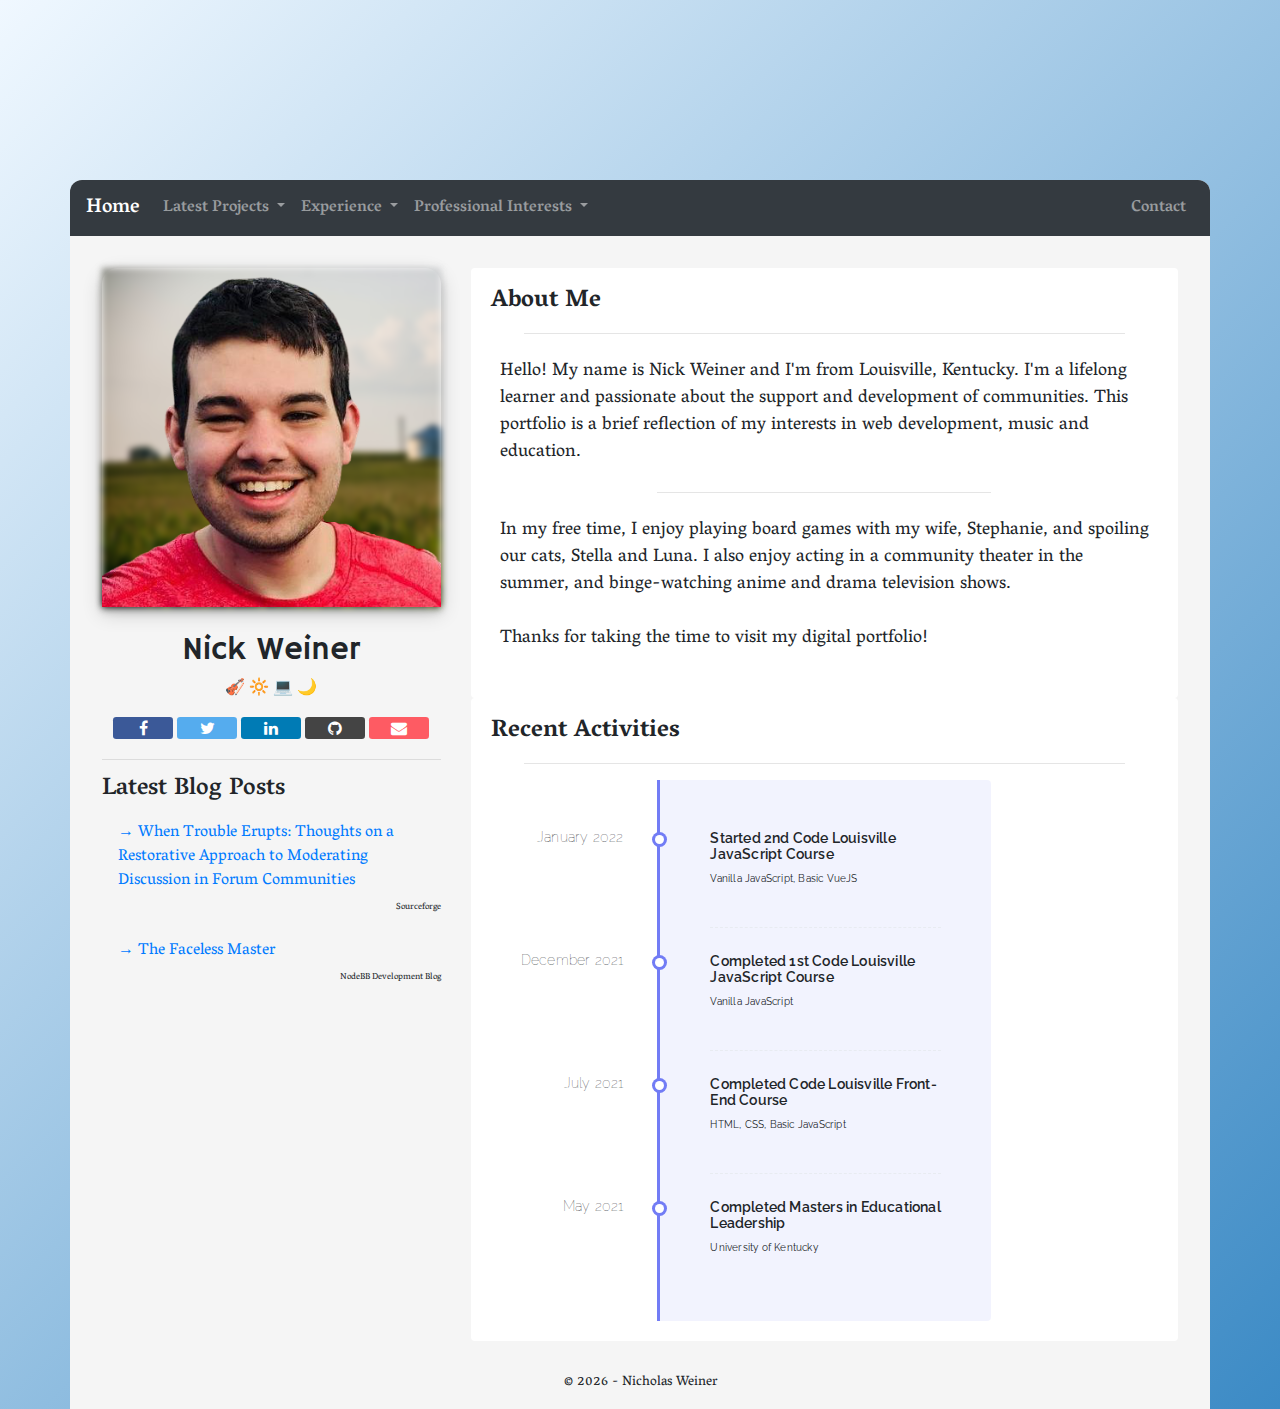
<file: index.html>
<!DOCTYPE html>
<html lang="en">

  <!--Head-->
<head>
    <!-- Title -->
  <title>Digital Portfolio | Nick Weiner</title>

    <!-- Meta Tags-->
  <meta charset="utf-8">
  <meta name="viewport" content="width=device-width, initial-scale=1">

      <!-- Boostrap (CDN) CSS-->
    <link rel="stylesheet" href="https://maxcdn.bootstrapcdn.com/bootstrap/4.5.2/css/bootstrap.min.css">
      <!-- Nick's Local CSS-->
    <link rel="stylesheet" href="css/styles.css">
      <!-- Social Media Icon (CDN) Library-->
    <link rel="stylesheet" href="https://cdnjs.cloudflare.com/ajax/libs/font-awesome/4.7.0/css/font-awesome.min.css">
      <!-- JQuery (CDN) JS-->
    <script src="https://ajax.googleapis.com/ajax/libs/jquery/3.5.1/jquery.min.js"></script>
      <!-- Popper (CDN) JS-->
    <script src="https://cdnjs.cloudflare.com/ajax/libs/popper.js/1.16.0/umd/popper.min.js"></script>
      <!-- Boostrap (CDN) JS-->
    <script src="https://maxcdn.bootstrapcdn.com/bootstrap/4.5.2/js/bootstrap.min.js"></script>

      <!-- Google Fonts-->
    <link rel="preconnect" href="https://fonts.googleapis.com">
    <link rel="preconnect" href="https://fonts.gstatic.com" crossorigin>
    <link href="https://fonts.googleapis.com/css2?family=Hammersmith+One&family=Raleway:wght@200;300;500;800&family=Vesper+Libre:wght@400;500;700;900&display=swap" rel="stylesheet">

    <!-- Favicon-->
    <link rel="apple-touch-icon" sizes="180x180" href="images/favicon_io/apple-touch-icon.png">
    <link rel="icon" type="image/png" sizes="32x32" href="images/favicon_io/favicon-32x32.png">
    <link rel="icon" type="image/png" sizes="16x16" href="images/favicon_io/favicon-16x16.png">
    <link rel="manifest" href="images/favicon_io/site.webmanifest">

  <!-- End Head-->
</head>

  <!--Body-->
<body>

    <!-- Navigation Border-Radius Scroll JS-->
  <script src="js/nav-scroll.js"></script>

    <!-- Main Container-->
  <div class="main-container">

      <!-- Header Space-->
    <header class="headspace" id="header">

    </header>

      <!-- Page Content-->
    <div class="container container-border-radius" id="page-content" style="padding-right: 0; padding-left:0;">

        <!-- Navigation Bar Start-->
      <nav class="navbar navbar-expand-sm bg-dark navbar-dark sticky-top container-border-radius" id="navbar1">
          
      </nav>

      <main>

        <div class="row" style="padding: 2em;">
            <!-- Left Column -->
          <div class="col-sm-4">
            <div class="nick-container">
              <div class="nick-picture">
                <img src="images/nick_profile.png" alt="Nick Weiner smiling while wearing a red shirt with a blurred cornfield in the background" class="nick-img" >
              </div>
            </div>
              <br>
            <h2 class="nick-profile-h2">Nick Weiner</h2>
            <p class="nick-profile-p">&#127931; &#128262; &#128187; &#127769;</p>
            <div class="text-contain">
                <!-- Social Media Icons-->
              <div class="social-media-icons"><a href="https://www.facebook.com/nweiner" class="fa fa-facebook" aria-hidden="true"></a> <a href="https://twitter.com/signaltwelve" class="fa fa-twitter" aria-hidden="true"></a>  
                  <a href="https://www.linkedin.com/in/nick-weiner-995972106/" class="fa fa-linkedin" aria-hidden="true"></a> <a href='https://github.com/signalrorak/' class="fa fa-github" aria-hidden="true"></a>
                  <a href="mailto:nicholas.weiner@icloud.com"><i class="fa fa-envelope" aria-hidden="true"></i></a>
              </div>
              <hr>
              <h4>Latest Blog Posts</h4>
              <ul class="nav nav-pills flex-column">
                <li class="nav-item">
                  <a class="nav-link" href="https://sourceforge.net/articles/when-trouble-erupts-thoughts-on-a-restorative-approach-to-moderating-discussion-in-forum-communities/">
                    &#8594; When Trouble Erupts: Thoughts on a Restorative Approach to Moderating Discussion in Forum Communities</a>
                  <p class="small-text">Sourceforge</p>
                </li>
                <li class="nav-item">
                  <a class="nav-link" href="https://blog.nodebb.org/the-faceless-master/">
                    &#8594; The Faceless Master</a>
                    <p class="small-text">NodeBB Development Blog</p>
                </li>
              </ul>
            </div>
            <hr class="d-sm-none">
          </div>
            <!-- Right Column-->
          <div class="col-sm-8">
            <div class="card">
              <div class="card-body">
                <h4 class="card-title">About Me</h4>
                <hr style="width: 90%;">
                <div id="content">
                  <p style="padding: .5em; font-size: large;">
                    Hello! My name is Nick Weiner and I'm from Louisville, Kentucky. I'm a lifelong learner and passionate about the support and development of communities. This portfolio is a brief reflection of my interests in web development, music and education.</p>
                    <hr style="width:50%;">
                    <p style="padding: .5em; font-size: large;">In my free time, I enjoy playing board games with my wife, Stephanie, and spoiling our cats, Stella and Luna. I also enjoy
                    acting in a community theater in the summer, and binge-watching anime and drama television shows.
                    <br><br>
                    Thanks for taking the time to visit my digital portfolio!  </p>
                  </p>
                </div>
              </div>
            </div>
            <div class="card">
              <div class="card-body">
                <h4 class="card-title">Recent Activities</h4>
                <hr style="width: 90%;">
                <div id="content">
                  <ul class="timeline">
                    <li class="event" data-date="January 2022">
                      <h3>Started 2nd Code Louisville JavaScript Course</h3>
                      <p>Vanilla JavaScript, Basic VueJS</p>
                  </li>                    
                  <li class="event" data-date="December 2021">
                    <h3>Completed 1st Code Louisville JavaScript Course</h3>
                    <p>Vanilla JavaScript</p>
                  </li>
                    <li class="event" data-date="July 2021">
                        <h3>Completed Code Louisville Front-End Course</h3>
                        <p>HTML, CSS, Basic JavaScript</p>
                    </li>
                    <li class="event" data-date="May 2021">
                        <h3>Completed Masters in Educational Leadership</h3>
                        <p>University of Kentucky</p>
                    </li>
                  </ul>
                </div>
              </div>
            </div>
            <!-- End Right Column-->
          </div>
          <!-- End Row-->
        </div>

      </main>
      <!-- End Page Content--> 
    </div>

      <!-- Footer Space-->
    <footer class="footspace" id="footer">
    </footer>

    <!-- End Background Image-->
  </div>

</body>
  <script type="text/javascript" src="js/template.js"></script>

</html>
</file>
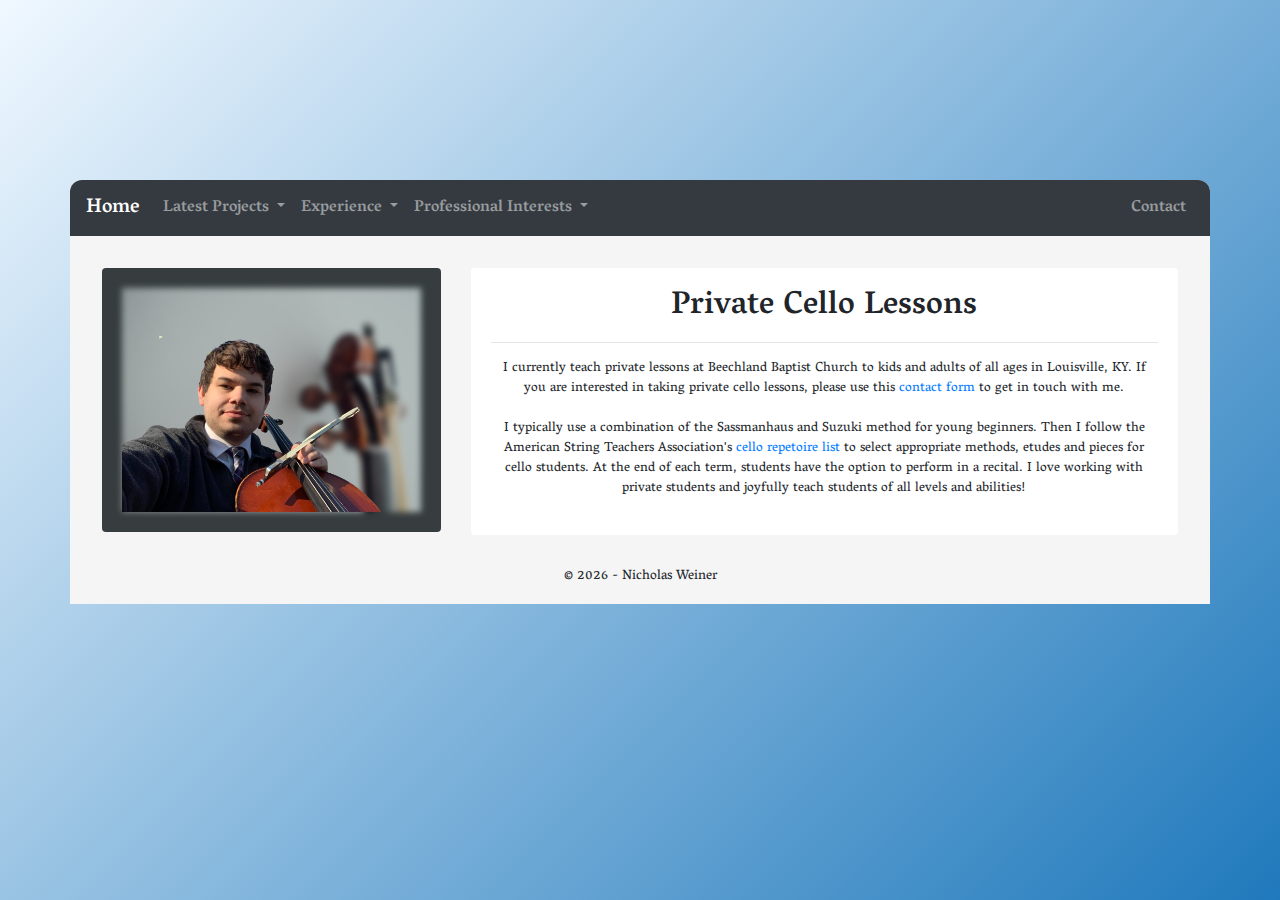
<file: cello_lessons.html>
<!DOCTYPE html>
<html lang="en">

  <!--Head-->
<head>

  <title>Cello Lessons | Nick Weiner</title>

  <meta charset="utf-8">
  <meta name="viewport" content="width=device-width, initial-scale=1">

      <!-- Boostrap (CDN) CSS-->
    <link rel="stylesheet" href="https://maxcdn.bootstrapcdn.com/bootstrap/4.5.2/css/bootstrap.min.css">
      <!-- Nick's Local CSS-->
    <link rel="stylesheet" href="css/styles.css">
      <!-- Social Media Icon (CDN) Library-->
    <link rel="stylesheet" href="https://cdnjs.cloudflare.com/ajax/libs/font-awesome/4.7.0/css/font-awesome.min.css">
      <!-- JQuery (CDN) JS-->
    <script src="https://ajax.googleapis.com/ajax/libs/jquery/3.5.1/jquery.min.js"></script>
      <!-- Popper (CDN) JS-->
    <script src="https://cdnjs.cloudflare.com/ajax/libs/popper.js/1.16.0/umd/popper.min.js"></script>
      <!-- Boostrap (CDN) JS-->
    <script src="https://maxcdn.bootstrapcdn.com/bootstrap/4.5.2/js/bootstrap.min.js"></script>

      <!-- Google Fonts-->
    <link rel="preconnect" href="https://fonts.googleapis.com">
    <link rel="preconnect" href="https://fonts.gstatic.com" crossorigin>
    <link href="https://fonts.googleapis.com/css2?family=Hammersmith+One&family=Raleway:wght@200;300;500;800&family=Vesper+Libre:wght@400;500;700;900&display=swap" rel="stylesheet">

      <!-- Favicon-->
    <link rel="apple-touch-icon" sizes="180x180" href="images/favicon_io/apple-touch-icon.png">
    <link rel="icon" type="image/png" sizes="32x32" href="images/favicon_io/favicon-32x32.png">
    <link rel="icon" type="image/png" sizes="16x16" href="images/favicon_io/favicon-16x16.png">
    <link rel="manifest" href="images/favicon_io/site.webmanifest">

</head>

  <!--Body-->
<body>

    <!-- Background Image -->
  <div class="bg">

      <!-- Header Space-->
    <header class="headspace">
    </header>
    
      <!-- Page Content-->
    <div class="container container-border-radius" style="padding-right: 0; padding-left:0;">

        <!-- Navigation Bar Start-->
        <nav class="navbar navbar-expand-sm bg-dark navbar-dark sticky-top container-border-radius" id="navbar1">
        
        </nav>

      <main>

        <div class="row" style="padding: 2em;">
            <!-- Left Column -->
          <div class="col-md-4">
            <div class="card contrast-card">
              <div class="card-body">
                <div class="nick-picture-2">
                  <img src="images/nickcello.png" alt="Nick Weiner wearing a plaid blue shirt" class="nick-img-2" >
                </div>
              </div>
            </div>
          </div>

            <!-- Right Column-->
          <div class="col-md-8">
            <div class="card">
              <div class="card-body">
                <h2 style="text-align: center;">Private Cello Lessons</h2>
                <hr>
                <p class="smaller-text">I currently teach private lessons at Beechland Baptist Church to kids and adults of all ages in Louisville, KY. If you are interested in taking private cello lessons, please use this <a href="contact.html">contact form</a> to get in touch with me.
                <br><br>
                I typically use a combination of the Sassmanhaus and Suzuki method for young beginners. Then I follow the American String Teachers Association's <a href="https://www.astastrings.org/Public/Member_Resources/16_ASTACAP_Handbook/Cello.aspx">cello repetoire list</a>
                to select appropriate methods, etudes and pieces for cello students. At the end of each term, students have the option to perform in a recital. I love working with private students and joyfully teach students of all levels and abilities! </p>
              </div>
            </div>
          </div>
        </div>

      </main>

    </div>

      <!-- Footer Space-->
    <footer class="footspace" id="footer">
    </footer>

  </div>

</body>
<script type="text/javascript" src="js/template.js"></script>

</html>
</file>
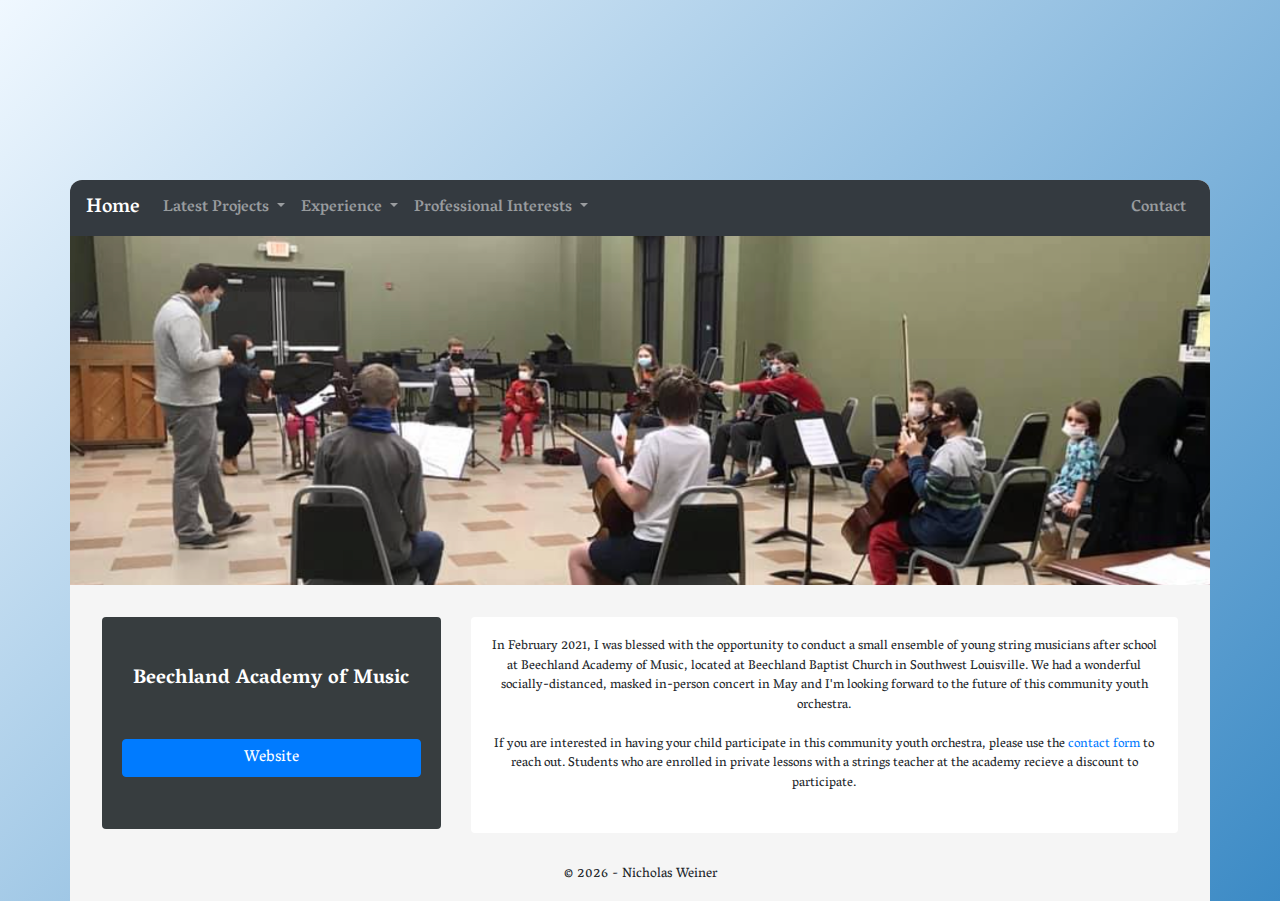
<file: comorch.html>
<!DOCTYPE html>
<html lang="en">

  <!--Head-->
<head>

  <title>Community Orchestra | Nick Weiner</title>

  <meta charset="utf-8">
  <meta name="viewport" content="width=device-width, initial-scale=1">

      <!-- Boostrap (CDN) CSS-->
    <link rel="stylesheet" href="https://maxcdn.bootstrapcdn.com/bootstrap/4.5.2/css/bootstrap.min.css">
      <!-- Nick's Local CSS-->
    <link rel="stylesheet" href="css/styles.css">
       <!-- Social Media Icon (CDN) Library-->
    <link rel="stylesheet" href="https://cdnjs.cloudflare.com/ajax/libs/font-awesome/4.7.0/css/font-awesome.min.css">
      <!-- JQuery (CDN) JS-->
    <script src="https://ajax.googleapis.com/ajax/libs/jquery/3.5.1/jquery.min.js"></script>
      <!-- Popper (CDN) JS-->
    <script src="https://cdnjs.cloudflare.com/ajax/libs/popper.js/1.16.0/umd/popper.min.js"></script>
      <!-- Boostrap (CDN) JS-->
    <script src="https://maxcdn.bootstrapcdn.com/bootstrap/4.5.2/js/bootstrap.min.js"></script>

      <!-- Google Fonts-->
    <link rel="preconnect" href="https://fonts.googleapis.com">
    <link rel="preconnect" href="https://fonts.gstatic.com" crossorigin>
    <link href="https://fonts.googleapis.com/css2?family=Hammersmith+One&family=Raleway:wght@200;300;500;800&family=Vesper+Libre:wght@400;500;700;900&display=swap" rel="stylesheet">
  
      <!-- Favicon-->
    <link rel="apple-touch-icon" sizes="180x180" href="images/favicon_io/apple-touch-icon.png">
    <link rel="icon" type="image/png" sizes="32x32" href="images/favicon_io/favicon-32x32.png">
    <link rel="icon" type="image/png" sizes="16x16" href="images/favicon_io/favicon-16x16.png">
    <link rel="manifest" href="images/favicon_io/site.webmanifest">

</head>

  <!--Body-->
<body>

    <!-- Navigation Border-Radius Scroll JS-->
  <script src="js/nav-scroll.js"></script>

    <!-- Background Image -->
  <div class="bg">

      <!-- Header Space-->
    <header class="headspace">
    </header>

      <!-- Page Content-->
    <div class="container container-border-radius" style="padding-right: 0; padding-left:0;">

        <!-- Navigation Bar Start-->
      <nav class="navbar navbar-expand-sm bg-dark navbar-dark sticky-top container-border-radius" id="navbar1">

      </nav>


      <main>
        <div class="row">
          <div class="col performer-container">
            <img src="images/com_orch.png" class="performer-img-2" alt="Nick teaching strings to young beginners in the choral room at Beechland Academy of Music">
          </div>
        </div>

        <div class="row" style="padding: 2em;">
            <!-- Side Content Column-->
          <div class="col-md-4">
            <div class="card contrast-card card-8">
              <div class="card-body">
                <h5 class="card-title" style="text-align: center; margin-top: 1.5em;">Beechland Academy of Music</h5>
                <p class="card-text bach-caption"><br>
                  <a name="lplatform" id="lplatform" class="btn btn-primary mx-auto d-block" style="margin-top: 1em;" href="https://sites.google.com/beechland.org/musicacademy/home" role="button">
                    Website
                  </a>
              </div>
            </div>
          </div>

          <!-- Main Content Column -->
          <div class="col-md-8">
            <div class="card">
              <div class="card-body">
                <p class="card-text bach-caption">
                  In February 2021, I was blessed with the opportunity to conduct a small ensemble of young string musicians after school at Beechland Academy of Music,
                  located at Beechland Baptist Church in Southwest Louisville. We had a wonderful socially-distanced, masked in-person concert in May and I'm looking forward to 
                  the future of this community youth orchestra.
                  <br><br>
                  If you are interested in having your child participate in this community youth orchestra, please use the <a href="contact.html">contact form</a> to reach out.
                  Students who are enrolled in private lessons with a strings teacher at the academy recieve a discount to participate.
                  <br><br>

                </p>
              </div>
            </div>
          </div>
        </div>
      </main>
  
    </div>

      <!-- Footer Space-->
    <footer class="footspace" id="footer">

    </footer>
    
  </div>

</body>

<script type="text/javascript" src="js/template.js"></script>

</html>
</file>
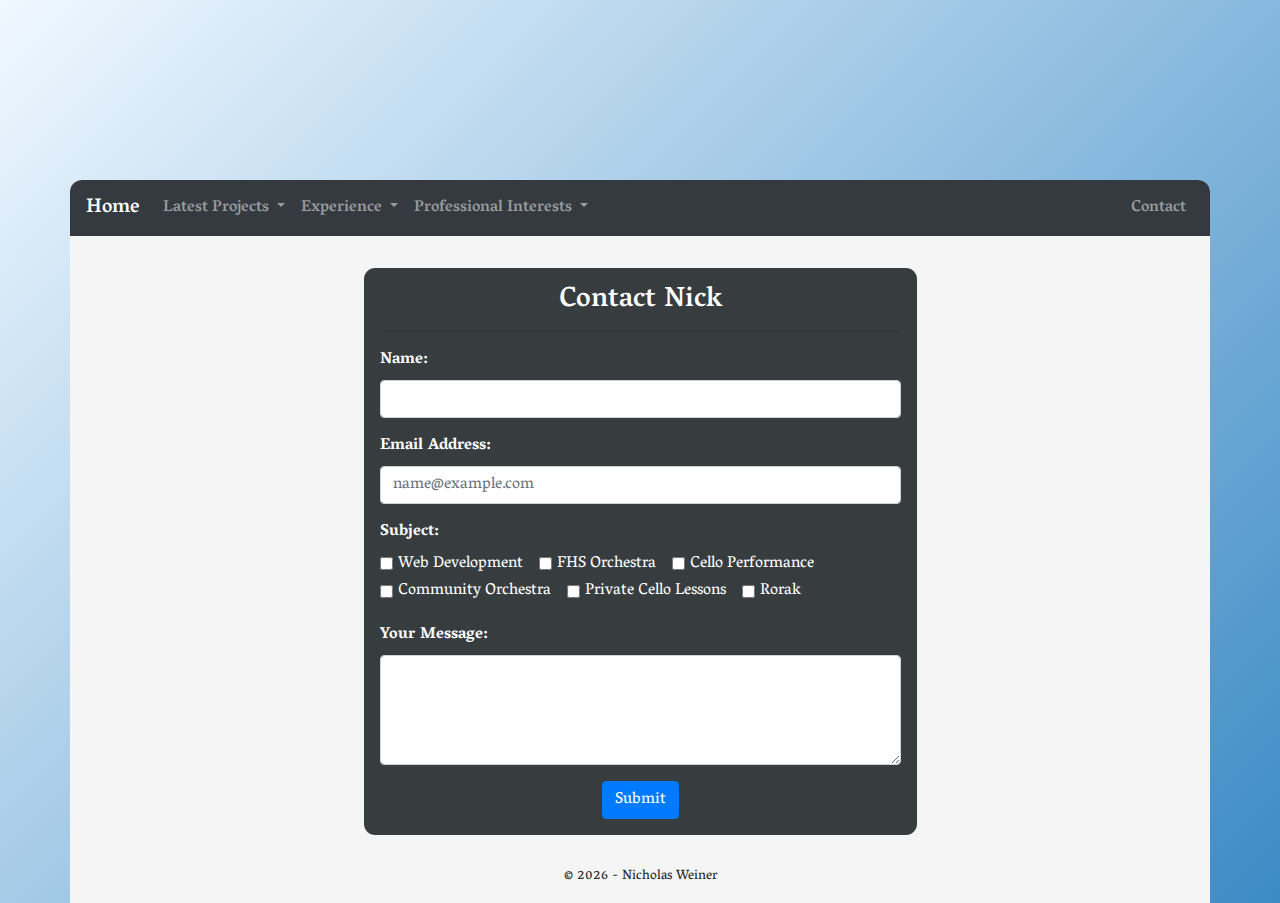
<file: contact.html>
<!DOCTYPE html>
<html lang="en">

  <!--Head-->
<head>
  <title>Contact | Nick Weiner</title>

  <meta charset="utf-8">
  <meta name="viewport" content="width=device-width, initial-scale=1">

      <!-- Boostrap (CDN) CSS-->
    <link rel="stylesheet" href="https://maxcdn.bootstrapcdn.com/bootstrap/4.5.2/css/bootstrap.min.css">
      <!-- Nick's Local CSS-->
    <link rel="stylesheet" href="css/styles.css">
      <!-- Social Media Icon (CDN) Library-->
    <link rel="stylesheet" href="https://cdnjs.cloudflare.com/ajax/libs/font-awesome/4.7.0/css/font-awesome.min.css">
      <!-- JQuery (CDN) JS-->
    <script src="https://ajax.googleapis.com/ajax/libs/jquery/3.5.1/jquery.min.js"></script>
      <!-- Popper (CDN) JS-->
    <script src="https://cdnjs.cloudflare.com/ajax/libs/popper.js/1.16.0/umd/popper.min.js"></script>
      <!-- Boostrap (CDN) JS-->
    <script src="https://maxcdn.bootstrapcdn.com/bootstrap/4.5.2/js/bootstrap.min.js"></script>

      <!-- Google Fonts-->
    <link rel="preconnect" href="https://fonts.googleapis.com">
    <link rel="preconnect" href="https://fonts.gstatic.com" crossorigin>
    <link href="https://fonts.googleapis.com/css2?family=Hammersmith+One&family=Raleway:wght@200;300;500;800&family=Vesper+Libre:wght@400;500;700;900&display=swap" rel="stylesheet">

      <!-- Favicon-->
    <link rel="apple-touch-icon" sizes="180x180" href="images/favicon_io/apple-touch-icon.png">
    <link rel="icon" type="image/png" sizes="32x32" href="images/favicon_io/favicon-32x32.png">
    <link rel="icon" type="image/png" sizes="16x16" href="images/favicon_io/favicon-16x16.png">
    <link rel="manifest" href="images/favicon_io/site.webmanifest">

</head>

  <!--Body-->
<body>

    <!-- Navigation Border-Radius Scroll JS-->
  <script src="js/nav-scroll.js"></script>
    <!-- Form Validation-->
  <script src="js/form-validation.js"></script>
    <!-- Tooltip JS-->
  <script>
    $(function () {
    $('[data-toggle="tooltip"]').tooltip()
    })
  </script>

    <!-- Background Image -->
  <div class="bg">

      <!-- Header Space-->
    <header class="headspace">
    </header>

      <!-- Page Content-->
    <div class="container container-border-radius" style="padding-right: 0; padding-left:0;">

        <!-- Navigation Bar Start-->
      <nav class="navbar navbar-expand-sm bg-dark navbar-dark sticky-top container-border-radius" id="navbar1">    
      </nav>

      <main>
        <div class="row" style="padding: 2em;">
            <!-- Left Column-->
          <div class="col-lg-3">
          </div>
            <!-- Main Column -->
          <div class="lg6">
            <div class="card contrast-card" style="padding: 1em; border-radius: .7em;">
              <h3 style="text-align: center; margin-bottom: 0.3em;">Contact Nick</h3>
              <hr style="margin-top: 0.3em;">
              <form id="contactForm" action="mailto:nicholas.weiner@icloud.com?subject=NWeiner Portfolio Contact Form" method="post" enctype="text/plain">
                <div class="form-group">
                  <label for="contactName"><strong>Name:</strong></label>
                  <input type="text" class="form-control" name="Contact Name" id="contactName">
                </div>
                <div class="form-group">
                  <label for="emailInput"><strong>Email Address:</strong></label>
                  <input type="email" class="form-control" name="Email Input" id="emailInput" placeholder="name@example.com">
                </div>
                <div class="form-group">
                  <label for="formSubjects"><strong>Subject:</strong></label><br>
                  <div class="form-check form-check-inline" id="formSubjects">
                    <input class="form-check-input" type="checkbox" name="Web Development" id="inlineCheckbox1" value="true">
                    <label class="form-check-label" for="inlineCheckbox1">Web Development</label>
                  </div>
                  <div class="form-check form-check-inline">
                    <input class="form-check-input" type="checkbox" name="FHS Orchestra" id="inlineCheckbox2" value="true">
                    <label class="form-check-label" for="inlineCheckbox2">FHS Orchestra</label>
                  </div>
                  <div class="form-check form-check-inline">
                    <input class="form-check-input" type="checkbox" name="Cello Performance" id="inlineCheckbox3" value="true">
                    <label class="form-check-label" for="inlineCheckbox3">Cello Performance</label>
                  </div>
                  <div class="form-check form-check-inline">
                    <input class="form-check-input" type="checkbox" name="Community Orchestra" id="inlineCheckbox4" value="true">
                    <label class="form-check-label" for="inlineCheckbox4">Community Orchestra</label>
                  </div>
                  <div class="form-check form-check-inline">
                    <input class="form-check-input" type="checkbox" name="Private Lesson" id="inlineCheckbox5" value="true">
                    <label class="form-check-label" for="inlineCheckbox5">Private Cello Lessons</label>
                  </div>
                  <div class="form-check form-check-inline">
                    <input class="form-check-input" type="checkbox" name="Rorak" id="inlineCheckbox6" value="true">
                    <label class="form-check-label" for="inlineCheckbox6">Rorak</label>
                  </div>
                </div>
                <div class="form-group">
                  <label for="textArea"><strong>Your Message:</strong></label>
                  <textarea class="form-control" name="Message" id="textArea" rows="4"></textarea>
                </div>
                <div class="text-center">
                  <button type="submit" class="btn btn-primary" data-toggle="tooltip" data-html="true" title="<em>Click submit and send form as an e-mail</em>">Submit</button>
                </div>
              </form>
            </div>
          </div>
            <!-- Right Column-->
          <div class="col-lg-3">
          </div>
        </div>
      </main>

      <!-- End Page Content-->
    </div>

      <!-- Footer Space-->
    <footer class="footspace" id="footer">
    </footer>

  </div>

</body>

<script type="text/javascript" src="js/template.js"></script>

</html>
</file>
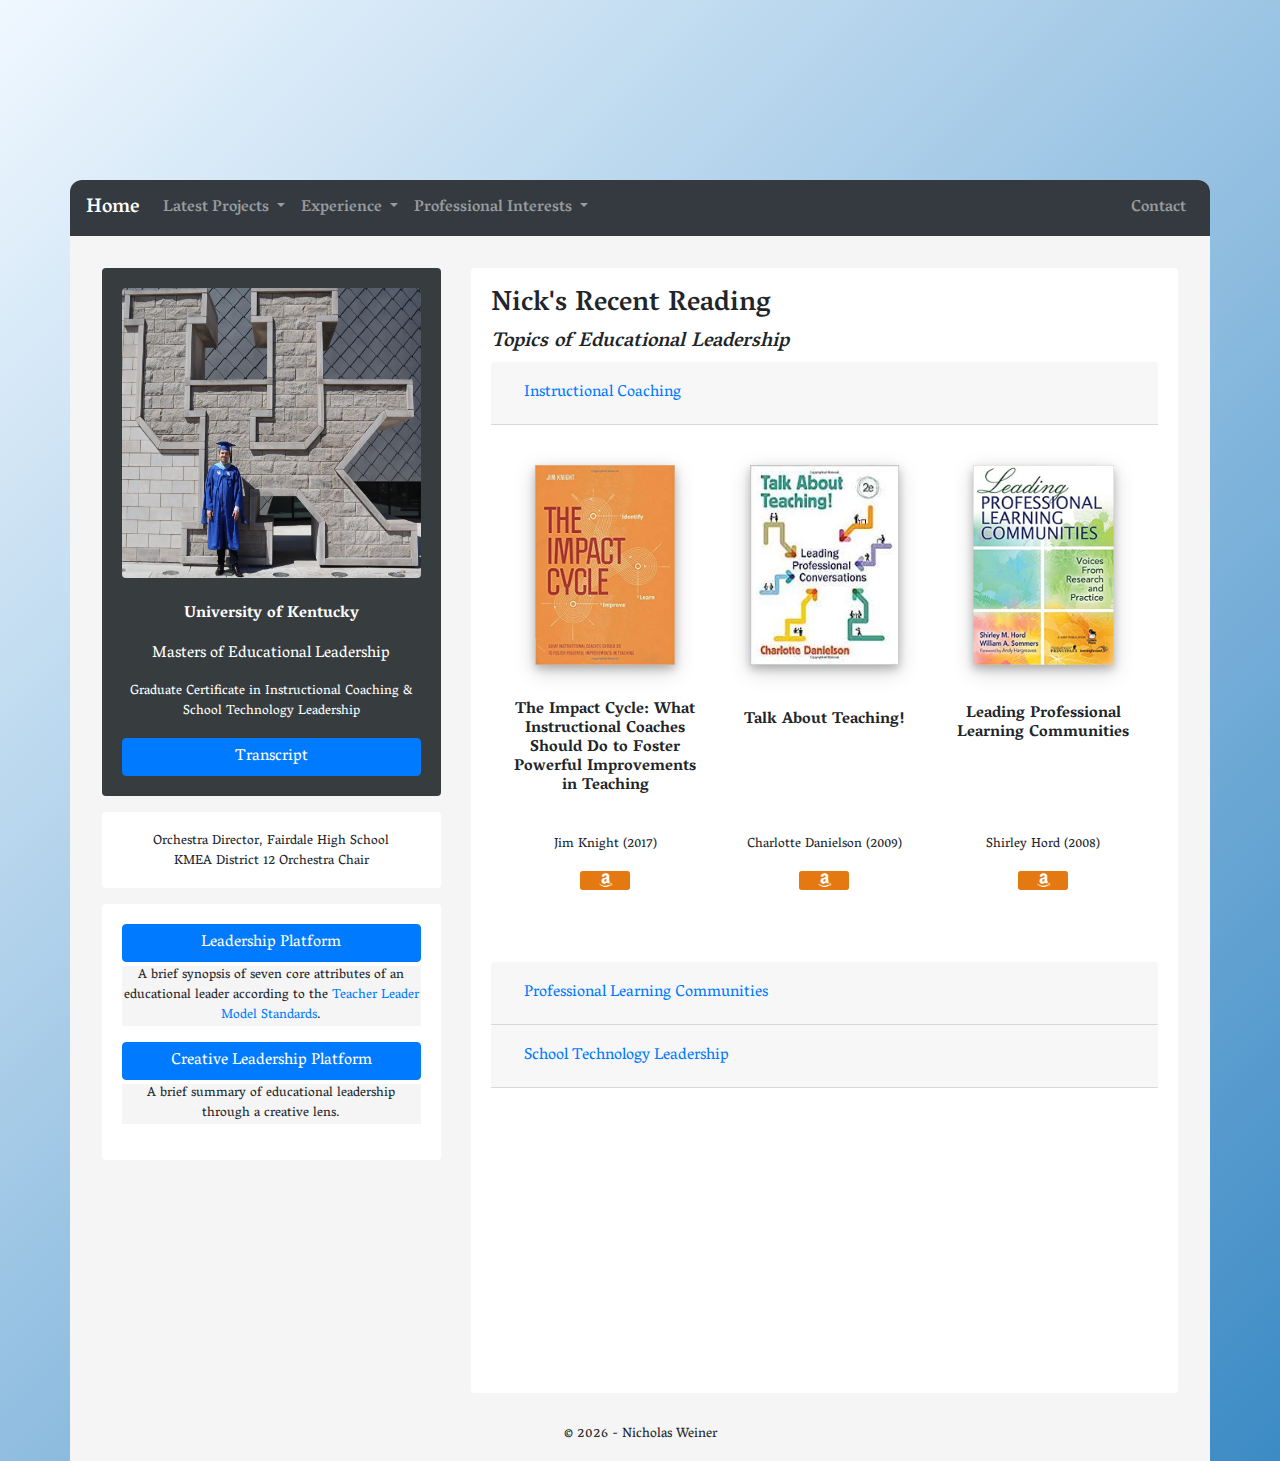
<file: edlead.html>
<!DOCTYPE html>
<html lang="en">

  <!--Head-->
<head>
  <title>Educational Leadership | Nick Weiner</title>

  <meta charset="utf-8">
  <meta name="viewport" content="width=device-width, initial-scale=1">

      <!-- Boostrap (CDN) CSS-->
    <link rel="stylesheet" href="https://maxcdn.bootstrapcdn.com/bootstrap/4.5.2/css/bootstrap.min.css">
      <!-- Nick's Local CSS-->
    <link rel="stylesheet" href="css/styles.css">
      <!-- Social Media Icon (CDN) Library-->
    <link rel="stylesheet" href="https://cdnjs.cloudflare.com/ajax/libs/font-awesome/4.7.0/css/font-awesome.min.css">
      <!-- JQuery (CDN) JS-->
    <script src="https://ajax.googleapis.com/ajax/libs/jquery/3.5.1/jquery.min.js"></script>
      <!-- Popper (CDN) JS-->
    <script src="https://cdnjs.cloudflare.com/ajax/libs/popper.js/1.16.0/umd/popper.min.js"></script>
      <!-- Boostrap (CDN) JS-->
    <script src="https://maxcdn.bootstrapcdn.com/bootstrap/4.5.2/js/bootstrap.min.js"></script>

      <!-- Google Fonts-->
    <link rel="preconnect" href="https://fonts.googleapis.com">
    <link rel="preconnect" href="https://fonts.gstatic.com" crossorigin>
    <link href="https://fonts.googleapis.com/css2?family=Hammersmith+One&family=Raleway:wght@200;300;500;800&family=Vesper+Libre:wght@400;500;700;900&display=swap" rel="stylesheet">

      <!-- Favicon-->
    <link rel="apple-touch-icon" sizes="180x180" href="images/favicon_io/apple-touch-icon.png">
    <link rel="icon" type="image/png" sizes="32x32" href="images/favicon_io/favicon-32x32.png">
    <link rel="icon" type="image/png" sizes="16x16" href="images/favicon_io/favicon-16x16.png">
    <link rel="manifest" href="images/favicon_io/site.webmanifest">

</head>

    <!--Body-->
  <body>

    <!-- Navigation Border-Radius Scroll JS-->
  <script src="js/nav-scroll.js"></script>

      <!-- Background Image -->
    <div class="bg">

        <!-- Header Space-->
      <header class="headspace">

      </header>

        <!-- Page Content-->
      <div class="container container-border-radius" style="padding-right: 0; padding-left:0;">

          <!-- Navigation Bar Start-->
        <nav class="navbar navbar-expand-sm bg-dark navbar-dark sticky-top container-border-radius" id="navbar1">
          
        </nav>
        
        <main>

            <!-- Body Row-->
          <div class="row" style="padding: 2em;">
              <!-- Left Body Column -->
            <div class="col-md-4">

              <div class="card card-5 contrast-card">
                <div class="card-body">
                    <!-- University of Kentucky Image-->
                  <div class="nick-kentucky">
                    <img src="images/ed_lead_nick.png" class="nick-kentucky-img rounded mx-auto d-block" alt="Nick Weiner wearing a blue University of Kentucky Masters cap and gown standing in front of the UK logo on campus">
                  </div>
                    <!-- Line Break-->
                  <br>
                    <!-- Text Under University of Kentucky Image-->
                  <div class="masters-text">
                    <p>
                      <strong>
                        University of Kentucky
                      </strong>
                    </p>
                    <p>
                      Masters of Educational Leadership
                    </p>
                    <p class="smaller-text">
                      Graduate Certificate in Instructional Coaching & School Technology Leadership
                    </p>
                    <a href="docs/edlead/transcript.pdf" class="btn btn-primary mx-auto d-block" role="button">
                      Transcript
                    </a>
                  </div>
                </div>
                <!-- End University of Kentucky Card-->
              </div>

                <!-- Current Leadership Description Card-->
              <div class="card card-3">
                <div class="col my-auto mx-auto">
                  <div class="smaller-text">
                    <br>
                    <p>Orchestra Director, Fairdale High School<br>KMEA District 12 Orchestra Chair</p>
                  </div>
                </div>
                <!-- End Leadership Description Card-->
              </div>
              

                <!-- Leadership Platforms w/Buttons Card-->
              <div class="card card-3">
                <div class="card-body">
                  <div class="leadership-platform">
                    <a name="lplatform" id="lplatform" class="btn btn-primary mx-auto d-block" href="docs/edlead/lplatform.pdf" role="button">
                      Leadership Platform
                    </a>
                    <div class="summary-bg">
                      <p class="smaller-text">
                        A brief synopsis of seven core attributes of an educational leader according to the <a href="https://www.ets.org/s/education_topics/teaching_quality/pdf/teacher_leader_model_standards.pdf">Teacher Leader Model Standards</a>.
                      </p>
                    </div>
                  </div>

                  <div class="leadership-platform">
                    <a name="clplatform" id="clplatform" class="btn btn-primary mx-auto d-block" href="docs/edlead/clplatform.pdf" role="button">
                      Creative Leadership Platform
                    </a>
                    <div class="summary-bg">
                      <p class="smaller-text">
                        A brief summary of educational leadership through a creative lens.
                      </p>
                    </div>
                  </div>
                </div>
                <!-- End Leadership Platforms w/Buttons Card-->
              </div>
              <!-- End Left Body Column -->
            </div>
            
              <!-- Right Body Column-->
            <div class="col-md-8">  
                <!-- Nick's Bookshelf Card-->
              <div class="card card-4">
                <div class="card-body">
                      <!-- Nick's Bookshelf Card Title Text-->
                    <h3>
                      Nick's Recent Reading
                    </h3>
                    <h5>
                      <em>Topics of Educational Leadership</em>
                    </h5>

                    <!-- Accordion Start-->
                  <div id="accordion">
                      <!-- Collapsible One - Instructional Coaching Card Start-->
                    <div class="card">

                        <!-- Collapsible One - IC - Card Header-->
                      <div class="card-header" id="headingOne">
                        <h5 class="mb-0">
                          <button class="btn btn-link" data-toggle="collapse" data-target="#collapseOne" aria-expanded="true" aria-controls="collapseOne">
                            Instructional Coaching
                          </button>
                        </h5>
                      </div>

                        <!-- Collapsible One - Content -->
                      <div id="collapseOne" class="collapse show" aria-labelledby="headingOne" data-parent="#accordion">
                        <div class="card-body">
                          <div class="row">

                              <!-- Card Column Left -->
                            <div class="col-lg-4 bookcard-margin">
                              <div class="card bookcard h-100">
                                <div class="card-body">
                                  <div class="book-image-container">
                                    <img class="book-image" src="images/impact_cycle.jpg" alt="The Impact Cycle">
                                  </div>
                                </div>
                                <div class="row" style="margin-bottom: 2em;">
                                  <div class="col">
                                    <h6 class="card-title">
                                      The Impact Cycle: What Instructional Coaches Should Do to Foster Powerful Improvements in Teaching
                                    </h6>
                                  </div>
                                </div>
                                <div class="row" style="margin-bottom: 1em;">
                                  <div class="col align-self-end">
                                    <p class="card-text">
                                      Jim Knight (2017)
                                    </p>
                                    <a href="https://www.amazon.com/Impact-Cycle-Instructional-Powerful-Improvements/dp/1506306861"> 
                                      <i class="fa fa-amazon" aria-hidden="true"></i>
                                    </a>
                                  </div>
                                </div>
                              </div>
                            </div>

                              <!-- Card Column Center -->
                            <div class="col-lg-4 bookcard-margin">
                              <div class="card bookcard h-100">
                                <div class="card-body">
                                  <div class="book-image-container">
                                    <img class="book-image" src="images/talk_about_teaching.jpeg" alt="Talk About Teaching!">
                                  </div>
                                </div>
                                <div class="row" style="margin-bottom: 7em;">
                                  <div class="col">
                                    <h6 class="card-title">Talk About Teaching!</h6>
                                  </div>
                                </div>
                                <div class="row" style="margin-bottom: 1em;">
                                  <div class="col align-self-end">
                                    <p class="card-text">Charlotte Danielson (2009)</p>
                                    <a href="https://www.amazon.com/Talk-About-Teaching-Professional-Conversations/dp/1483373797/ref=sr_1_1?crid=1G97ZH5PU4I45&dchild=1&keywords=talk+about+teaching+danielson&qid=1625372882&sprefix=Talk+about+teaching+dan%2Cstripbooks%2C176&sr=8-1">
                                      <i class="fa fa-amazon" aria-hidden="true"></i>
                                    </a>
                                  </div>
                                </div>
                              </div>
                            </div>

                              <!-- Card Column Right-->
                            <div class="col-lg-4 bookcard-margin">
                              <div class="card bookcard h-100">
                                <div class="card-body">
                                  <div class="book-image-container">
                                    <img class="book-image" src="images/leading_plcs.jpg" alt="Leading Professional Learning Communities">
                                  </div>
                                </div>
                                <div class="row" style="margin-bottom: 6em;">
                                  <div class="col">
                                    <h6 class="card-title">Leading Professional Learning Communities</h6>
                                  </div>
                                </div>
                                <div class="row" style="margin-bottom: 1em;">
                                  <div class="col align-self-end">
                                    <p class="card-text">Shirley Hord (2008)</p>
                                    <a href="https://www.amazon.com/Leading-Professional-Learning-Communities-Research/dp/1412944775/ref=sr_1_2?crid=1VSNBAU7PR2HD&dchild=1&keywords=leading+professional+learning+communities&qid=1625372921&sprefix=Leading+Professional+Learning+%2Caps%2C173&sr=8-2">
                                      <i class="fa fa-amazon" aria-hidden="true"></i>
                                    </a>
                                  </div>
                                </div>
                              </div>
                            </div>
                            <!-- End Row-->               
                          </div>
                          <!-- End Card Body-->
                        </div>
                        <!-- End Collapsible One Content-->
                      </div>
                      <!-- End Collapsible One - Instructional Coaching Card --> 
                    </div>

                      <!-- Collapsible Two - Professional Learning Communities Card Start-->
                    <div class="card">
                        <!-- Collapsible Two - PLC - Card Header-->
                      <div class="card-header" id="headingTwo">
                        <h5 class="mb-0">
                          <button class="btn btn-link" data-toggle="collapse" data-target="#collapseTwo" aria-expanded="true" aria-controls="collapseTwo">
                            Professional Learning Communities
                          </button>
                        </h5>
                      </div>

                        <!-- Collapsible Two - Content -->
                      <div id="collapseTwo" class="collapse" aria-labelledby="headingTwo" data-parent="#accordion">
                        <div class="card-body">
                          <div class="row">
                            
                              <!-- Card Column Left -->
                            <div class="col-lg-4 bookcard-margin">
                              <div class="card bookcard h-100">  
                                <div class="card-body">
                                  <div class="book-image-container">
                                    <img class="book-image" src="images/personal_learning_networks.jpeg" alt="Personal Learning Networks">
                                  </div>
                                </div>
                                <div class="row" style="margin-bottom: 2em;">
                                  <div class="col">
                                    <h6 class="card-title">
                                      Personal Learning Networks: Using the Power of Connections to Transform Education
                                    </h6>
                                  </div>
                                </div>
                                <div class="row" style="margin-bottom: 1em;">
                                  <div class="col align-self-end">
                                    <p class="card-text">
                                      Rob Mancabelli and Will Richardson (2011)
                                    </p>
                                    <a href="https://www.amazon.com/Personal-Learning-Networks-Connections-Transform/dp/193554327X/ref=sr_1_1?dchild=1&keywords=Personal+learning+networks&qid=1625372981&sr=8-1">
                                      <i class="fa fa-amazon align-bottom" aria-hidden="true"></i>
                                    </a>
                                  </div>
                                </div>
                              </div>
                            </div>

                              <!-- Card Column Center -->
                            <div class="col-lg-4 bookcard-margin">
                              <div class="card bookcard h-100">
                                <div class="card-body">
                                  <div class="book-image-container">
                                    <img class="book-image" src="images/power_of_protocols.jpeg" alt="The Power of Protocols">
                                  </div>
                                </div>
                                <div class="row" style="margin-bottom: 2em;">
                                  <div class="col align-self-end">
                                    <h6 class="card-title">The Power of Protocols: An Educator's Guide to Better Practice. The Series on School Reform</h6>
                                  </div>
                                </div>
                                <div class="row" style="margin-bottom: 1em;">
                                  <div class="col align-self-end">
                                    <p class="card-text">Joseph McDonald et al. (2003)</p>
                                    <a href="https://www.amazon.com/Power-Protocols-Educators-Better-Practice/dp/0807754595/ref=sr_1_1?dchild=1&keywords=The+Power+of+Protocols&qid=1625373026&sr=8-1">
                                      <i class="fa fa-amazon" aria-hidden="true"></i>
                                    </a>
                                  </div>
                                </div>
                              </div>
                            </div>

                              <!-- Card Column Right -->
                            <div class="col-lg-4 bookcard-margin">
                              <div class="card bookcard h-100">
                                <div class="card-body">
                                  <div class="book-image-container">
                                    <img class="book-image" src="images/every_school.jpg" alt="Every School, Every Team, Every Classroom">
                                  </div>
                                </div>
                                <div class="row" style="margin-bottom: 5em;">
                                  <div class="col align-self-end">
                                    <h6 class="card-title">Every School, Every Team, Every Classroom</h6>
                                  </div>
                                </div>
                                <div class="row" style="margin-bottom: 1em;">
                                  <div class="col align-self-end">
                                    <p class="card-text">Janel Keating and Robert Eaker (2011)</p>
                                    <a href="https://www.amazon.com/Every-School-Team-Classroom-Professional/dp/1936765098/ref=sr_1_1?dchild=1&keywords=Every+school+every+team&qid=1625373066&sr=8-1">
                                      <i class="fa fa-amazon align-bottom" aria-hidden="true"></i>
                                    </a>
                                  </div>
                                </div>
                              </div>
                            </div>
                            <!-- End Row -->
                          </div>
                          <!-- End Card Body -->
                        </div>
                        <!-- End Collapsible Two Content-->
                      </div>
                      <!-- End Collapsible Two - Professional Learning Community Card -->
                    </div>

                      <!-- Collapsible Three - School Technology Leadership Card Start-->
                    <div class="card">
                        <!-- Collapsible Three - School Technology Leadership Card Header Start-->
                      <div class="card-header" id="headingThree">
                        <h5 class="mb-0">
                          <button class="btn btn-link" data-toggle="collapse" data-target="#collapseThree" aria-expanded="true" aria-controls="collapseThree">
                            School Technology Leadership
                          </button>
                        </h5>
                      </div>
                        <!-- Collapsible Three - Content -->
                      <div id="collapseThree" class="collapse" aria-labelledby="headingThree" data-parent="#accordion">
                        <div class="card-body">
                          <div class="row">
                              <!-- Card Column Left-->
                            <div class="col-lg-6 bookcard-margin">
                              <div class="card bookcard h-100">
                                <div class="card-body">
                                  <div class="book-image-container">
                                    <img class="book-image" src="images/digital_citizenship_handbook.jpg" alt="Digital Citizenship Handbook for School Leaders">
                                  </div>
                                </div>
                                <div class="row" style="margin-bottom: 2.5em;">
                                  <div class="col">
                                    <h6 class="card-title">The Digital Citizenship Handbook for School Leaders</h6>
                                  </div>
                                </div>
                                <div class="row" style="margin-bottom: 1em;">
                                  <div class="col align-self-end">
                                    <p class="card-text">Mike Ribble (2019)</p>
                                    <a href="https://www.amazon.com/Digital-Citizenship-Handbook-School-Leaders/dp/1564847829/ref=sr_1_2_sspa?crid=33RUB5B81NVYI&dchild=1&keywords=the+digital+citizenship+handbook+for+school+leaders&qid=1625373112&sprefix=The+digital+citizenship+handbook+for+school%2Caps%2C167&sr=8-2-spons&psc=1&spLa=[base64]">
                                      <i class="fa fa-amazon align-bottom" aria-hidden="true"></i>
                                    </a>
                                  </div>
                                </div>
                              </div>
                            </div>
                              <!-- Card Column Right-->
                            <div class="col-lg-6 bookcard-margin">
                              <div class="card bookcard h-100">
                                <div class="card-body">
                                  <div class="book-image-container">
                                    <img class="book-image" src="images/blended_learning_action.jpeg" alt="Blended Learning in Action">
                                  </div>
                                </div>
                                <div class="row" style="margin-bottom: 2.5em;">
                                  <div class="col">
                                    <h6 class="card-title">Blended Learning in Action: A Practical Guide Toward Sustainable Change</h6>
                                  </div>
                                </div>
                                <div class="row" style="margin-bottom: 1em;">
                                  <div class="col align-self-end">
                                  <p class="card-text">Caitlin Tucker et al. (2016)</p>
                                    <a href="https://www.amazon.com/Blended-Learning-Action-Practical-Sustainable/dp/1506341160/ref=sr_1_3?dchild=1&keywords=Blended+learning+in+action&qid=1625373150&sr=8-3"><i class="fa fa-amazon align-bottom" aria-hidden="true"></i></a>
                                  </div>
                                </div>
                              </div>
                            </div>
                            <!-- End Row--> 
                          </div>
                          <!-- End Card Body-->
                        </div>
                        <!-- End Collapsible Three Content -->
                      </div>
                      <!-- End Collapsible Three Card-->
                    </div>
                    <!-- End Accordion-->
                  </div> 
                  <!-- End Nick's Bookshelf Card Body-->   
                </div>
                <!-- End Nick's Bookshelf Card -->
              </div>
              <!-- End Right Body Column -->
            </div>
            <!-- End Body Row-->
          </div>

        </main>

        <!-- End Page Content-->
      </div>
      <!-- End Background Image-->
    </div>
      
      <!-- Footer Space-->
    <footer class="footspace" id="footer">
    </footer>

  </body>
  <script type="text/javascript" src="js/template.js"></script>
</html>
</file>
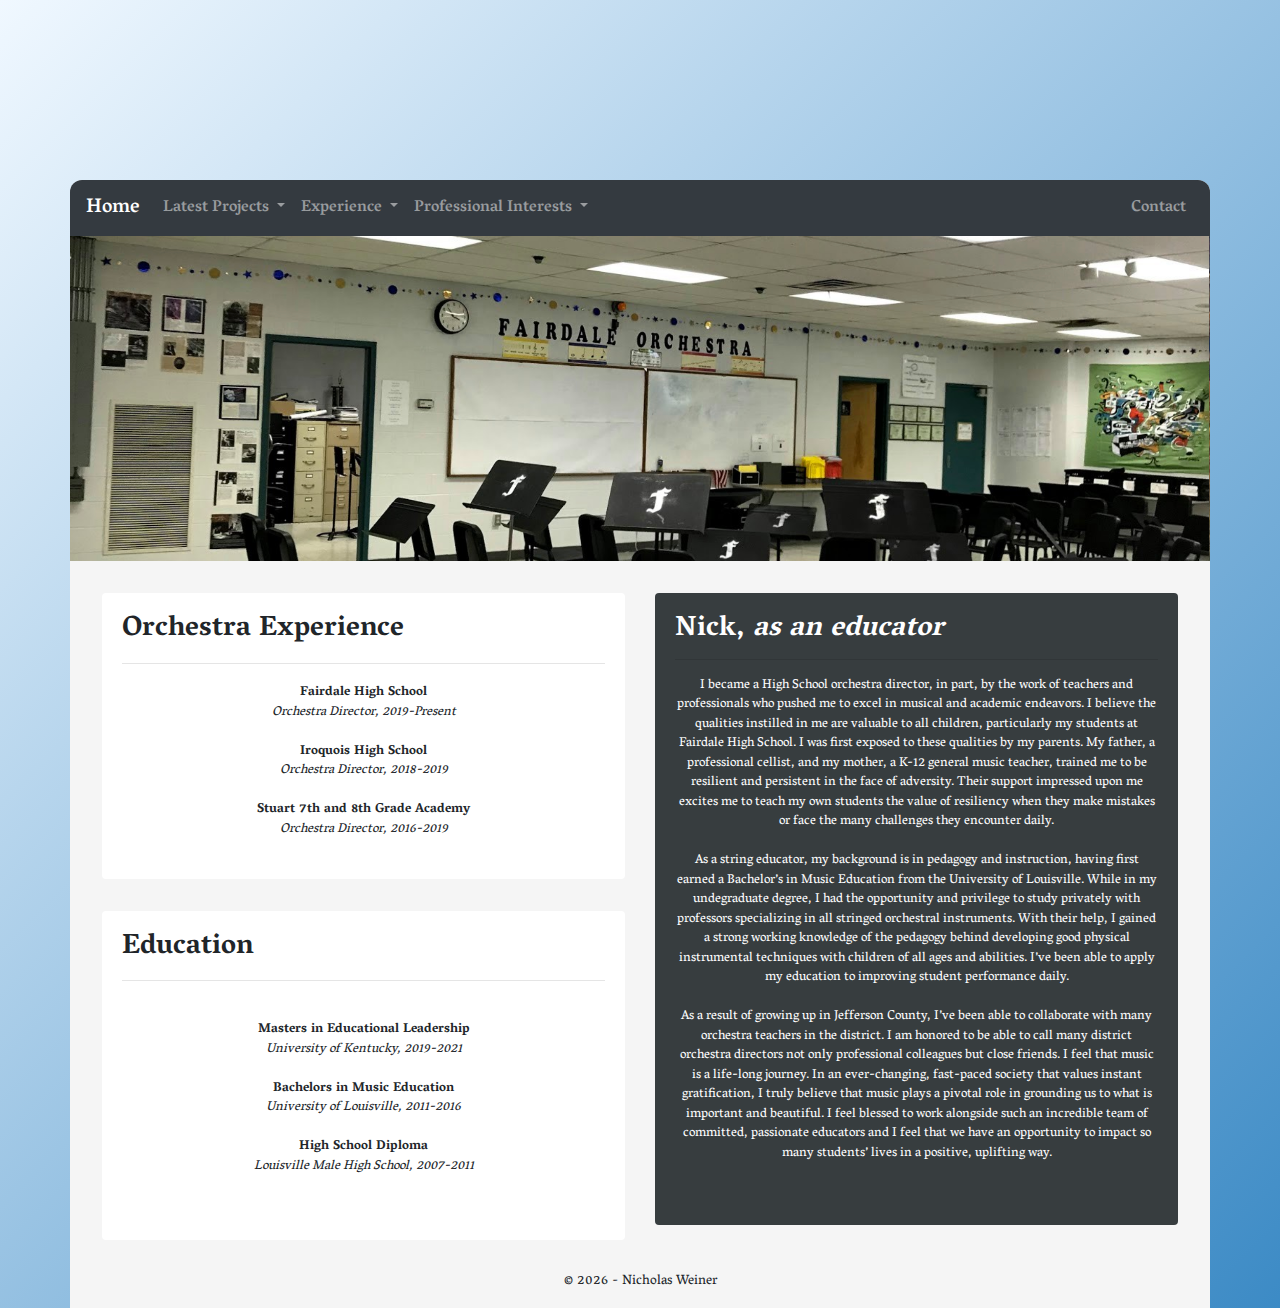
<file: musiced.html>
<!DOCTYPE html>
<html lang="en">

  <!--Head-->
<head>
  <title>Music Education | Nick Weiner</title>

  <meta charset="utf-8">
  <meta name="viewport" content="width=device-width, initial-scale=1">

      <!-- Boostrap (CDN) CSS-->
    <link rel="stylesheet" href="https://maxcdn.bootstrapcdn.com/bootstrap/4.5.2/css/bootstrap.min.css">
      <!-- Nick's Local CSS-->
    <link rel="stylesheet" href="css/styles.css">
      <!-- Social Media Icon (CDN) Library-->
    <link rel="stylesheet" href="https://cdnjs.cloudflare.com/ajax/libs/font-awesome/4.7.0/css/font-awesome.min.css">
      <!-- JQuery (CDN) JS-->
    <script src="https://ajax.googleapis.com/ajax/libs/jquery/3.5.1/jquery.min.js"></script>
      <!-- Popper (CDN) JS-->
    <script src="https://cdnjs.cloudflare.com/ajax/libs/popper.js/1.16.0/umd/popper.min.js"></script>
      <!-- Boostrap (CDN) JS-->
    <script src="https://maxcdn.bootstrapcdn.com/bootstrap/4.5.2/js/bootstrap.min.js"></script>

          <!-- Google Fonts-->
    <link rel="preconnect" href="https://fonts.googleapis.com">
    <link rel="preconnect" href="https://fonts.gstatic.com" crossorigin>
    <link href="https://fonts.googleapis.com/css2?family=Hammersmith+One&family=Raleway:wght@200;300;500;800&family=Vesper+Libre:wght@400;500;700;900&display=swap" rel="stylesheet">

      <!-- Favicon-->
    <link rel="apple-touch-icon" sizes="180x180" href="images/favicon_io/apple-touch-icon.png">
    <link rel="icon" type="image/png" sizes="32x32" href="images/favicon_io/favicon-32x32.png">
    <link rel="icon" type="image/png" sizes="16x16" href="images/favicon_io/favicon-16x16.png">
    <link rel="manifest" href="images/favicon_io/site.webmanifest">

</head>

  <!--Body-->
<body>

    <!-- Navigation Border-Radius Scroll JS-->
  <script src="js/nav-scroll.js"></script>

    <!-- Background Image -->
  <div class="bg">

      <!-- Header Space-->
    <header class="headspace">
    </header>

      <!-- Page Content-->
    <div class="container container-border-radius" style="padding-right: 0; padding-left:0;">

        <!-- Navigation Bar Start-->
      <nav class="navbar navbar-expand-sm bg-dark navbar-dark sticky-top container-border-radius" id="navbar1">
          
      </nav>
      <main>

        <div class="row">
          <div class="col performer-container">
            <img src="images/fairdale_orchestra.png" class="performer-img-2" alt="Fairdale High School Orchestra Room with chairs and stands set up. No students are in the picture">
          </div>
        </div>

        <div class="row" style="padding: 2em;">
            <!-- Left Column -->
          <div class="col-md-6">
            <div class="card">
              <div class="card-body">
                <div class="music-ed-left">
                  <h3 class="card-title">Orchestra Experience</h3>
                  <hr style="margin-bottom: 0;">
                  <p class="card-text bach-caption"><br>
                    <strong>Fairdale High School</strong><br>
                    <em>Orchestra Director, 2019-Present</em><br><br>
                    <strong>Iroquois High School</strong><br>
                    <em>Orchestra Director, 2018-2019</em><br><br>
                    <strong>Stuart 7th and 8th Grade Academy</strong><br>
                    <em>Orchestra Director, 2016-2019</em><br><br>
                  </p>
                </div>
              </div>
            </div>

            <div class="card" style="margin-top: 2em; padding-bottom: 1.5em;">
              <div class="card-body">
                <div class="music-ed-left">
                  <h3 class="card-title">Education</h3>
                  <hr style="margin-bottom: 0;">
                  <p class="card-text bach-caption"><br><br>
                    <strong>Masters in Educational Leadership</strong><br>
                    <em>University of Kentucky, 2019-2021</em><br><br>
                    <strong>Bachelors in Music Education</strong><br>
                    <em>University of Louisville, 2011-2016</em><br><br>
                    <strong>High School Diploma</strong><br>
                    <em>Louisville Male High School, 2007-2011</em><br><br>
                  </p>
                </div>
              </div>
            </div>
          </div>
            <!-- Right Column-->
          <div class="col-md-6">
            <div class="card card-7 contrast-card">
              <div class="card-body">
                <div class="music-ed-right">
                  <h3 class="card-title">Nick, <em>as an educator</em></h3>
                  <hr style="margin-top: 0;">
                  <p class="card-text bach-caption">
                    I became a High School orchestra director, in part, by the work of teachers and professionals who pushed me to excel in musical and academic endeavors. 
                    I believe the qualities instilled in me are valuable to all children, particularly my students at Fairdale High School. 
                    I was first exposed to these qualities by my parents. 
                    My father, a professional cellist, and my mother, a K-12 general music teacher, trained me to be resilient and persistent in the face of adversity. 
                    Their support impressed upon me excites me to teach my own students the value of resiliency when they make mistakes or face the many challenges they encounter daily.
                    <br><br>
                    As a string educator, my background is in pedagogy and instruction, having first earned a Bachelor’s in Music Education from the University of Louisville. 
                    While in my undegraduate degree, I had the opportunity and privilege to study privately with professors specializing in all stringed orchestral instruments. 
                    With their help, I gained a strong working knowledge of the pedagogy behind developing good physical instrumental techniques with children of all ages and abilities. 
                    I’ve been able to apply my education to improving student performance daily. 
                    <br><br>
                    As a result of growing up in Jefferson County, I’ve been able to collaborate with many orchestra teachers in the district. 
                    I am honored to be able to call many district orchestra directors not only professional colleagues but close friends. 
                    I feel that music is a life-long journey. In an ever-changing, fast-paced society that values instant gratification, I truly believe that music plays a pivotal role in grounding us to what is important and beautiful.
                    I feel blessed to work alongside such an incredible team of committed, passionate educators and I feel that we have an opportunity to impact so many students’ lives in a positive, uplifting way.
                  </p>
                </div>
              </div>
            </div>
          </div>
        </div>

      </main>
    </div>

      <!-- Footer Space-->
    <footer class="footspace" id="footer">

    </footer>

    <!-- End Background Image-->
  </div>

</body>
  <script type="text/javascript" src="js/template.js"></script>

</html>
</file>
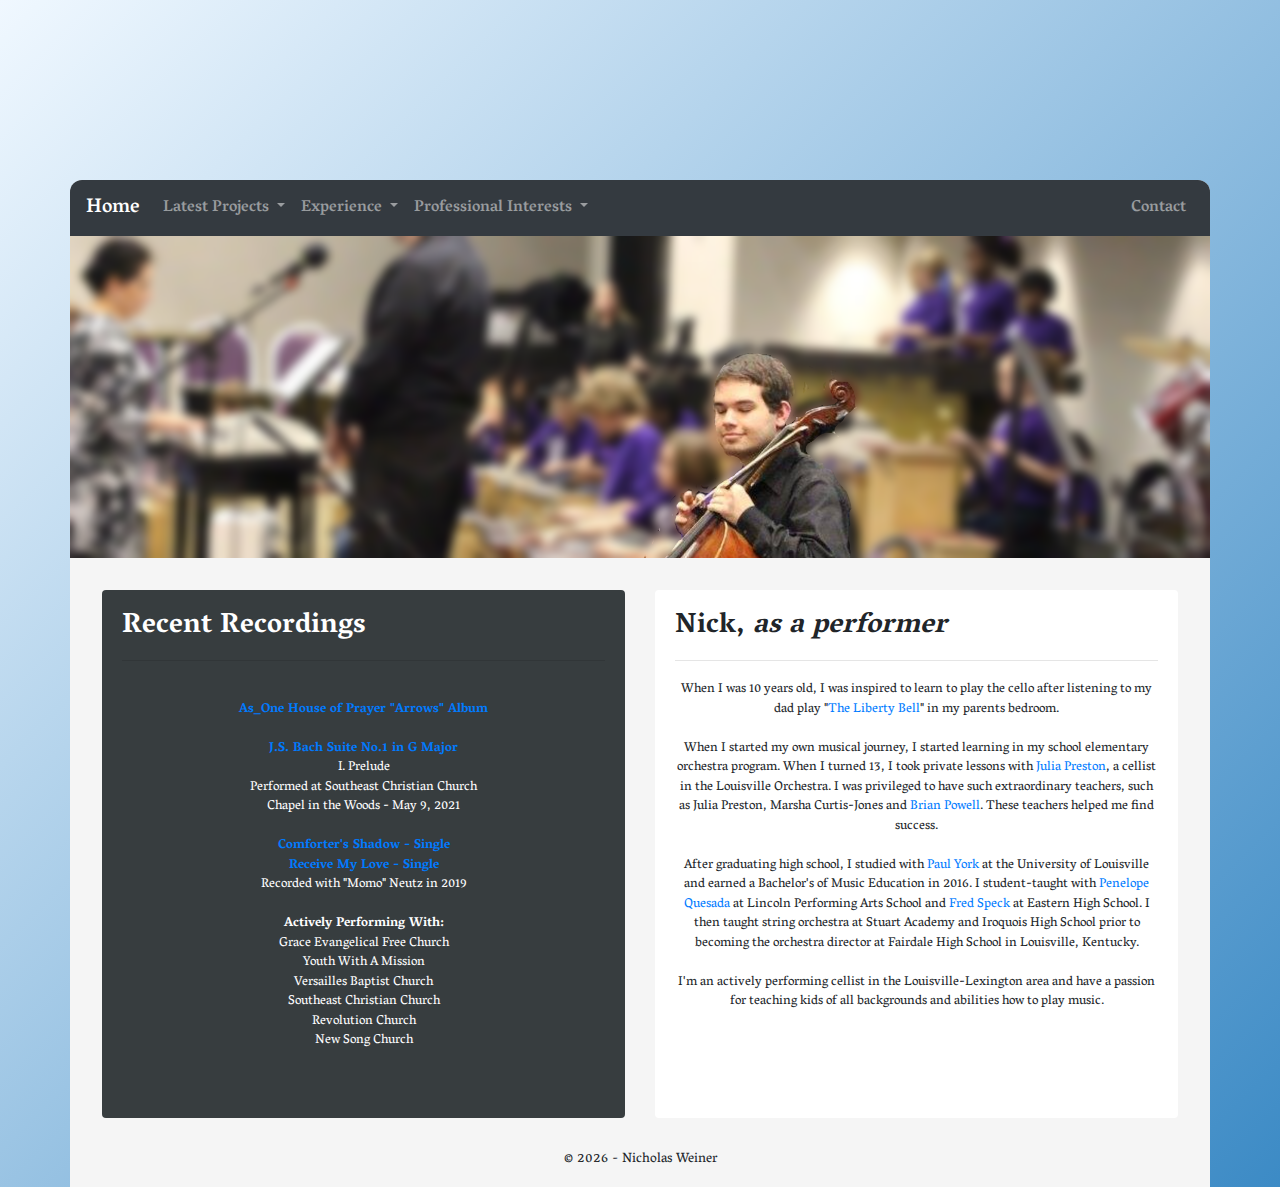
<file: peformance.html>
<!DOCTYPE html>
<html lang="en">

  <!--Head-->
<head>
  <title>Music Performance | Nick Weiner</title>

  <meta charset="utf-8">
  <meta name="viewport" content="width=device-width, initial-scale=1">

      <!-- Boostrap (CDN) CSS-->
    <link rel="stylesheet" href="https://maxcdn.bootstrapcdn.com/bootstrap/4.5.2/css/bootstrap.min.css">
      <!-- Nick's Local CSS-->
    <link rel="stylesheet" href="css/styles.css">
      <!-- Social Media Icon (CDN) Library-->
    <link rel="stylesheet" href="https://cdnjs.cloudflare.com/ajax/libs/font-awesome/4.7.0/css/font-awesome.min.css">
      <!-- JQuery (CDN) JS-->
    <script src="https://ajax.googleapis.com/ajax/libs/jquery/3.5.1/jquery.min.js"></script>
      <!-- Popper (CDN) JS-->
    <script src="https://cdnjs.cloudflare.com/ajax/libs/popper.js/1.16.0/umd/popper.min.js"></script>
      <!-- Boostrap (CDN) JS-->
    <script src="https://maxcdn.bootstrapcdn.com/bootstrap/4.5.2/js/bootstrap.min.js"></script>

      <!-- Google Fonts-->
    <link rel="preconnect" href="https://fonts.googleapis.com">
    <link rel="preconnect" href="https://fonts.gstatic.com" crossorigin>
    <link href="https://fonts.googleapis.com/css2?family=Hammersmith+One&family=Raleway:wght@200;300;500;800&family=Vesper+Libre:wght@400;500;700;900&display=swap" rel="stylesheet">

      <!-- Favicon-->
    <link rel="apple-touch-icon" sizes="180x180" href="images/favicon_io/apple-touch-icon.png">
    <link rel="icon" type="image/png" sizes="32x32" href="images/favicon_io/favicon-32x32.png">
    <link rel="icon" type="image/png" sizes="16x16" href="images/favicon_io/favicon-16x16.png">
    <link rel="manifest" href="images/favicon_io/site.webmanifest">

</head>

  <!--Body-->
<body>

    <!-- Navigation Border-Radius Scroll JS-->
  <script src="js/nav-scroll.js"></script>

    <!-- Background Image -->
  <div class="bg">

      <!-- Header Space-->
    <header class="headspace">

    </header>

      <!-- Page Content-->
    <div class="container container-border-radius" style="padding-right: 0; padding-left:0;">

        <!-- Navigation Bar Start-->
      <nav class="navbar navbar-expand-sm bg-dark navbar-dark sticky-top container-border-radius" id="navbar1">
       
      </nav>

      <main>

        <div class="row">
          <div class="col performer-container">
            <img src="images/nick_performer.png" class="performer-img" alt="Nick Performing With LPAS Elementary at Kentucky Music Educators Association conference. Students faces and background is blurred to protect their identities">
          </div>
        </div>

        <div class="row" style="padding: 2em;">
          <div class="col-sm-6">
              <div class="card card-2 contrast-card">
                <div class="card-body">
                <h3 class="card-title">Recent Recordings</h3>
                <hr style="margin-bottom: 0;">
                <p class="card-text bach-caption card-text-2"><br><br>
                <strong><a href="https://music.apple.com/us/artist/as-one-house-of-prayer/1511493811">As_One House of Prayer "Arrows" Album</a></strong>
                <br><br>
                <strong><a href="https://youtu.be/JBqUbTpwy4U">J.S. Bach Suite No.1 in G Major</a></strong>
                <br>I. Prelude<br>
                Performed at Southeast Christian Church<br>
                Chapel in the Woods - May 9, 2021<br><br>
                <strong><a href="https://soundcloud.com/godsongsheart2heart/comforters-shadow">Comforter's Shadow - Single</a><br><a href="https://soundcloud.com/godsongsheart2heart/receive-my-love">Receive My Love - Single</a></strong><br>
                Recorded with "Momo" Neutz in 2019<br><br>
                <strong>Actively Performing With:</strong><br>
                Grace Evangelical Free Church<br>
                Youth With A Mission<br>
                Versailles Baptist Church<br>
                Southeast Christian Church<br>
                Revolution Church<br>
                New Song Church
              </div>
            </div>
          </div>
          <div class="col-sm-6">
            <div class="card card-2">
              <div class="card-body">
                <h3 class="card-title">Nick, <em>as a performer</em></h3>
                <hr style="margin-bottom: 0;">
                <p class="card-text bach-caption"><br>When I was 10 years old, I was inspired to learn to play the cello after listening to
                my dad play "<a href="https://www.youtube.com/watch?v=P5R9jNtlg8U">The Liberty Bell</a>" in my parents bedroom.<br><br>
                When I started my own musical journey, I started learning in my school elementary orchestra program. When I turned
                13, I took private lessons with <a href="https://sites.google.com/site/cellolessonsinlouisvilleky/">Julia Preston</a>, a cellist in the Louisville Orchestra. I was privileged to have
                such extraordinary teachers, such as Julia Preston, Marsha Curtis-Jones and <a href="https://people.miami.edu/profile/bpowell@miami.edu">Brian Powell</a>. These teachers helped me find success. <br><br>
                After graduating high school, I studied with <a href="https://louisville.edu/music/faculty-staff/Faculty/paul-york/paul-york">Paul York</a> at the University of Louisville and earned a Bachelor's of Music Education in 2016. I student-taught with
                <a href="https://www.louisvilleacademyofmusic.org/penelopequesada">Penelope Quesada</a> at Lincoln Performing Arts School and <a href="https://www.linkedin.com/in/frederick-speck-9782a830">Fred Speck</a> at Eastern High School. I then taught string orchestra at Stuart Academy and 
                Iroquois High School prior to becoming the orchestra director at Fairdale High School in Louisville, Kentucky.
                <br><br>I'm an actively performing cellist in the Louisville-Lexington area and have a passion for teaching kids of all backgrounds and abilities
                how to play music. </p>
              </div>
            </div>
          </div>
        </div>

      </main>

      <!-- Footer Space-->
    <footer class="footspace" id="footer">

    </footer>
    
  </div>

</body>

  <script type="text/javascript" src="js/template.js"></script>

</html>
</file>
<file: css/styles.css>
:root {
    --body-fonts: "Raleway", sans-serif;
    --body-fonts2: "Vesper Libre", serif;
    --body-fonts3: "Hammersmith One", sans-serif;
}

body {
    background: linear-gradient(-45deg, #002D62, #1877F2, #0066b2, #F0F8FF);
	background-size: 400% 400%;
	animation: gradient 15s ease infinite;
    z-index: -1;
    font-family: var(--body-fonts2);
}

@keyframes gradient {
	0% {
		background-position: 0% 50%;
	}
	50% {
		background-position: 100% 50%;
	}
	100% {
		background-position: 0% 50%;
	}
}

.card-title {
    font-weight: 600;
    font-family: var(--body-fonts2);
}

.navbar {
    font-family: var(--body-fonts2);
    font-weight: 500;
}

.text-contain {
    font-family: var(--body-fonts2);
}

.main-container {
    height:100%;
    max-width: 100%;
    position: relative;
}

.nick-container {
    max-width: 100%;
    height: auto;
    box-shadow: 0 4px 8px 0 rgba(0, 0, 0, 0.2), 0 6px 20px 0 rgba(0, 0, 0, 0.19);
    border-width: 5px;
    border-top-left-radius: 1em;
    border-top-right-radius: 1em;
 }
.nick-picture {
    max-width: 100%;
    height: auto;   
    position: relative;
 }
 .nick-picture-2 {
    max-width: 100%;
    height: auto;   
    position: relative;
 }
.nick-img {
    max-width: 100%;
    height: auto;
    position: relative;
    z-index: 3;
}
.nick-img-2 {
    width: 100%;
    height: auto;
    position: relative;
    z-index: 3;
}
.nick-picture::before {
    content: '';
    display: block;
    background-image: url("../images/profile_bg.jpg");
    background-repeat: no-repeat;
    background-size: cover;
    filter: blur(3px);
    width: 100%;
    height: 100%;
    position: absolute;
    z-index: 2;
}

.nick-picture-2::before {
    content: '';
    display: block;
    background-image: url("../images/cellobg.jpg");
    background-repeat: no-repeat;
    background-size: cover;
    filter: blur(3px);
    width: 100%;
    height: 100%;
    position: absolute;
    z-index: 2;
}

.nick-profile-h2 {
    text-align: center;
    font-family: var(--body-fonts3);
}
.nick-profile-p {
    text-align: center;
}
.nick-profile-footer-p {
    text-align: center;
    font-size: 0.85em;
}

.headspace {
    height: 20vh;
    display: block;
}

.container {
    background-color: #f5f5f5;
    z-index: 1;
}
.container-border-radius {
    border-top-left-radius: .75em;
    border-top-right-radius: .75em;
}

.performer-container {
    max-height: 100%;
    max-width: 100%;
    position: relative;
    z-index: 1;
}
.performer-img { 
    position: relative;
    max-height: 100%;
    max-width: 100%;
    width: 100%;
}

.performer-img-2 { 
    position: relative;
    max-height: 100%;
    max-width: 100%;
    width: 100%;
}
.navbar {
    width: 100%;
}
.fa {
    padding: 0.2em;
    font-size: 30px;
    width: 3.75em;
    text-align: center;
    text-decoration: none;
    border-radius: 0.2em;
  }
  .fa:hover {
    opacity: 0.7;
  }
  .fa-facebook {
    background: #3B5998;
    color: white;
    text-decoration: none;
  }
  .fa-twitter {
    background: #55ACEE;
    color: white;
    text-decoration: none;
  }
  .fa-linkedin {
    background: #007bb5;
    color: white;
    text-decoration: none;
  }
  .fa-github {
    background:#444444;
    color:white;
    text-decoration: none;
  }
  .fa-calendar {
    background: #fea55b;
    color: white;
    text-decoration: none;
  }
  .fa-envelope {
    background: #FE5B63;
    color: white;
    text-decoration: none;
  }
  .fa-amazon {
      background: #e47911;
      color: white;
      text-decoration: none;
  }
  .social-media-icons {
      text-align: center;
  }

  .small-text {
    font-size: xx-small;
    text-align: right;
  }

.kentucky-logo {
    max-width: 100%;
    height: auto;
    position: relative;
}

.nick-kentucky {
    max-width: 100%;
    height: auto;
    position: relative;
}

.nick-kentucky-img {
    max-width: 100%;
    height: 290px;
    position: relative;
}

.kentucky-img {
    max-width: 100%;
    height: 20vh;
    position: relative;
}

.masters-text {
    text-align: center;
}

.amazon-logo {
    text-decoration: none;
    background-color: none;
    text-align: center;
}

.bookcard-margin {
    margin-bottom: 4vh;
}

.book-image {
    max-width: 100%;  
    position: relative;
    height: 200px;

}


.book-image-container {
    max-width:100%;
    display: inline-block;
    height: auto;
    box-shadow: 0 4px 8px 0 rgba(0, 0, 0, 0.2), 0 6px 20px 0 rgba(0, 0, 0, 0.19);
    border-width: 5px;
    margin-bottom: 1.2em;;
}

.bach-caption {
    font-size: small;
    text-align: center;
}
.bookshelf-container {
    background-image: url("images/wooden_bg.jpg");
    background-repeat: no-repeat;;
    background-size: cover;
}
.card {
    border: none;
}

.card-2 {
    min-height: 33em;
}

.card-3 {
    margin-top: 1em;
}

.card-4 {
    min-height: 125vh;
}

.card-5 {
    min-height: 28em;
}

.card-6 {
    min-height: 26.5em;
}

.card-7 {
    min-height: 39.5em;
}

.card-8 {
    min-height: 13.25em;
}

.contrast-card {
    background-color: #373D3F;
    color: white;
}

.bookcard {
    font-size: smaller;
    text-align: center;
}
.leadership-platform {
    text-align: center;
}
.smaller-text {
    font-size: smaller;
    text-align: center;
}
.summary-bg {
    background-color: #f5f5f5;
    margin-top: 0.25em;
}

.timeline {
    border-left: 3px solid #727cf5;
    letter-spacing: 0.2px;
    position: relative;
    line-height: 1.4em;
    font-size: .6em;
    padding: 50px;
    list-style: none;
    text-align: left;
    border-bottom-right-radius: 4px;
    border-top-right-radius: 4px;
    background: rgba(114, 124, 245, 0.09);
    margin: 0 auto;
    max-width: 50%;
    font-family: var(--body-fonts);
}

@media (max-width: 767px) {
    .timeline {
        max-width: 98%;
        padding: 25px;
    }
}

.timeline h1 {
    font-weight: 300;
    font-size: 1em;
}

.timeline h2,
.timeline h3 {
    font-weight: 600;
    font-size: .85rem;
    margin-bottom: 10px;
}

.timeline .event {
    border-bottom: 1px dashed #e8ebf1;
    padding-bottom: 25px;
    margin-bottom: 25px;
    position: relative;
}

@media (max-width: 767px) {
    .timeline .event {
        padding-top: 30px;
    }
}

.timeline .event:last-of-type {
    padding-bottom: 0;
    margin-bottom: 0;
    border: none;
}

.timeline .event:before,
.timeline .event:after {
    position: absolute;
    display: block;
    top: 0;
}

.timeline .event:before {
    left: -207px;
    content: attr(data-date);
    text-align: right;
    font-weight: 100;
    font-size: 1.5em;
    min-width: 120px;
}

@media (max-width: 767px) {
    .timeline .event:before {
        left: 0px;
        text-align: left;
    }
}

.timeline .event:after {
    -webkit-box-shadow: 0 0 0 3px #727cf5;
    box-shadow: 0 0 0 3px #727cf5;
    left: -55.8px;
    background: #fff;
    border-radius: 50%;
    height: 9px;
    width: 9px;
    content: "";
    top: 5px;
}

@media (max-width: 767px) {
    .timeline .event:after {
        left: -31px;
    }
}

.rtl .timeline {
    border-left: 0;
    text-align: right;
    border-bottom-right-radius: 0;
    border-top-right-radius: 0;
    border-bottom-left-radius: 4px;
    border-top-left-radius: 4px;
    border-right: 3px solid #727cf5;
}

.rtl .timeline .event::before {
    left: 0;
    right: -170px;
}

.rtl .timeline .event::after {
    left: 0;
    right: -55.8px;
}

.rorak-logo {
    max-height: 90%;
    max-width: 90%;
    margin: auto;
    display: block;
}

/* Rorak Card5 Buttons */

.card5 {
    margin: auto;
    width: 400px;
    perspective: 1000px;
    height: 20vh;
  }
  
  .card5_inner {
    width: 100%;
    height: 100%;
    transition: transform 1s;
    transform-style: preserve-3d;
    cursor: pointer;
    position: relative;
  }
  
  .card5_inner.is-flipped {
    transform: rotateY(180deg);
  }
  
  .card5_face {
    position: absolute;
    width: 100%;
    height: 100%;
    -webkit-backface-visibility: hidden;
    backface-visibility: hidden;
    overflow: hidden;
    border-radius: 16px;
    box-shadow: 0px 3px 18px 3px rgba(0, 0, 0, 0.2);
  }
  
  .card5_face-front {
    background-image: linear-gradient(to bottom right, #603813 , #b29f94 );
    display: flex;
    align-items: center;
    justify-content: center;
  }

  .card6_face-front {
    background-image: linear-gradient(to bottom right, #8e9eab , #eef2f3 );
    display: flex;
    align-items: center;
    justify-content: center;
  }
  
  
  .card5_face-back {
    transform: rotateY(180deg);
    background-color: #373D3F;
    color: white;
  }
  
  .card5_content {
    width: 100%;
    height: 100%;
  }
  
  .card5_body {
    padding: 30px;
  }

.goallist {
    list-style: none;
}

@media (min-width: 992px) {
    
   .lg6 { flex: 0 0 50%;
    max-width: 50%; }
}
</file>
